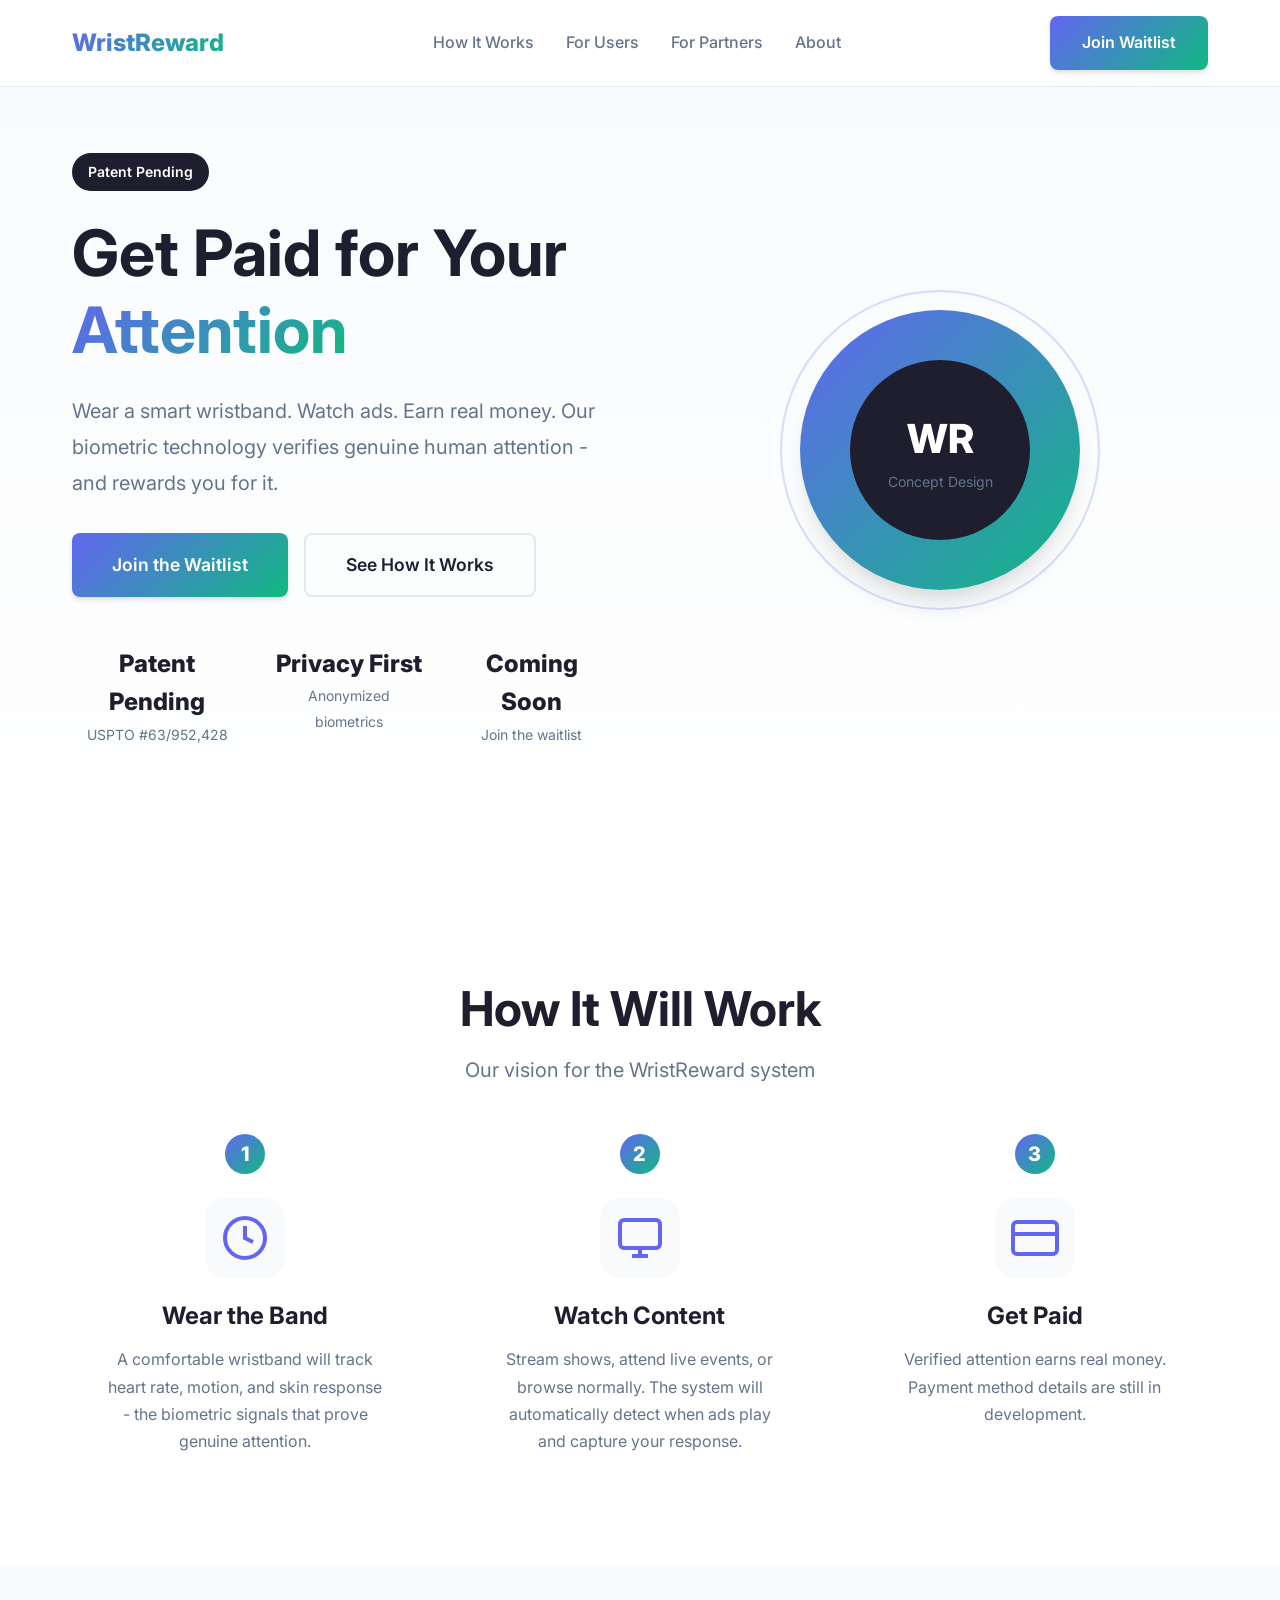
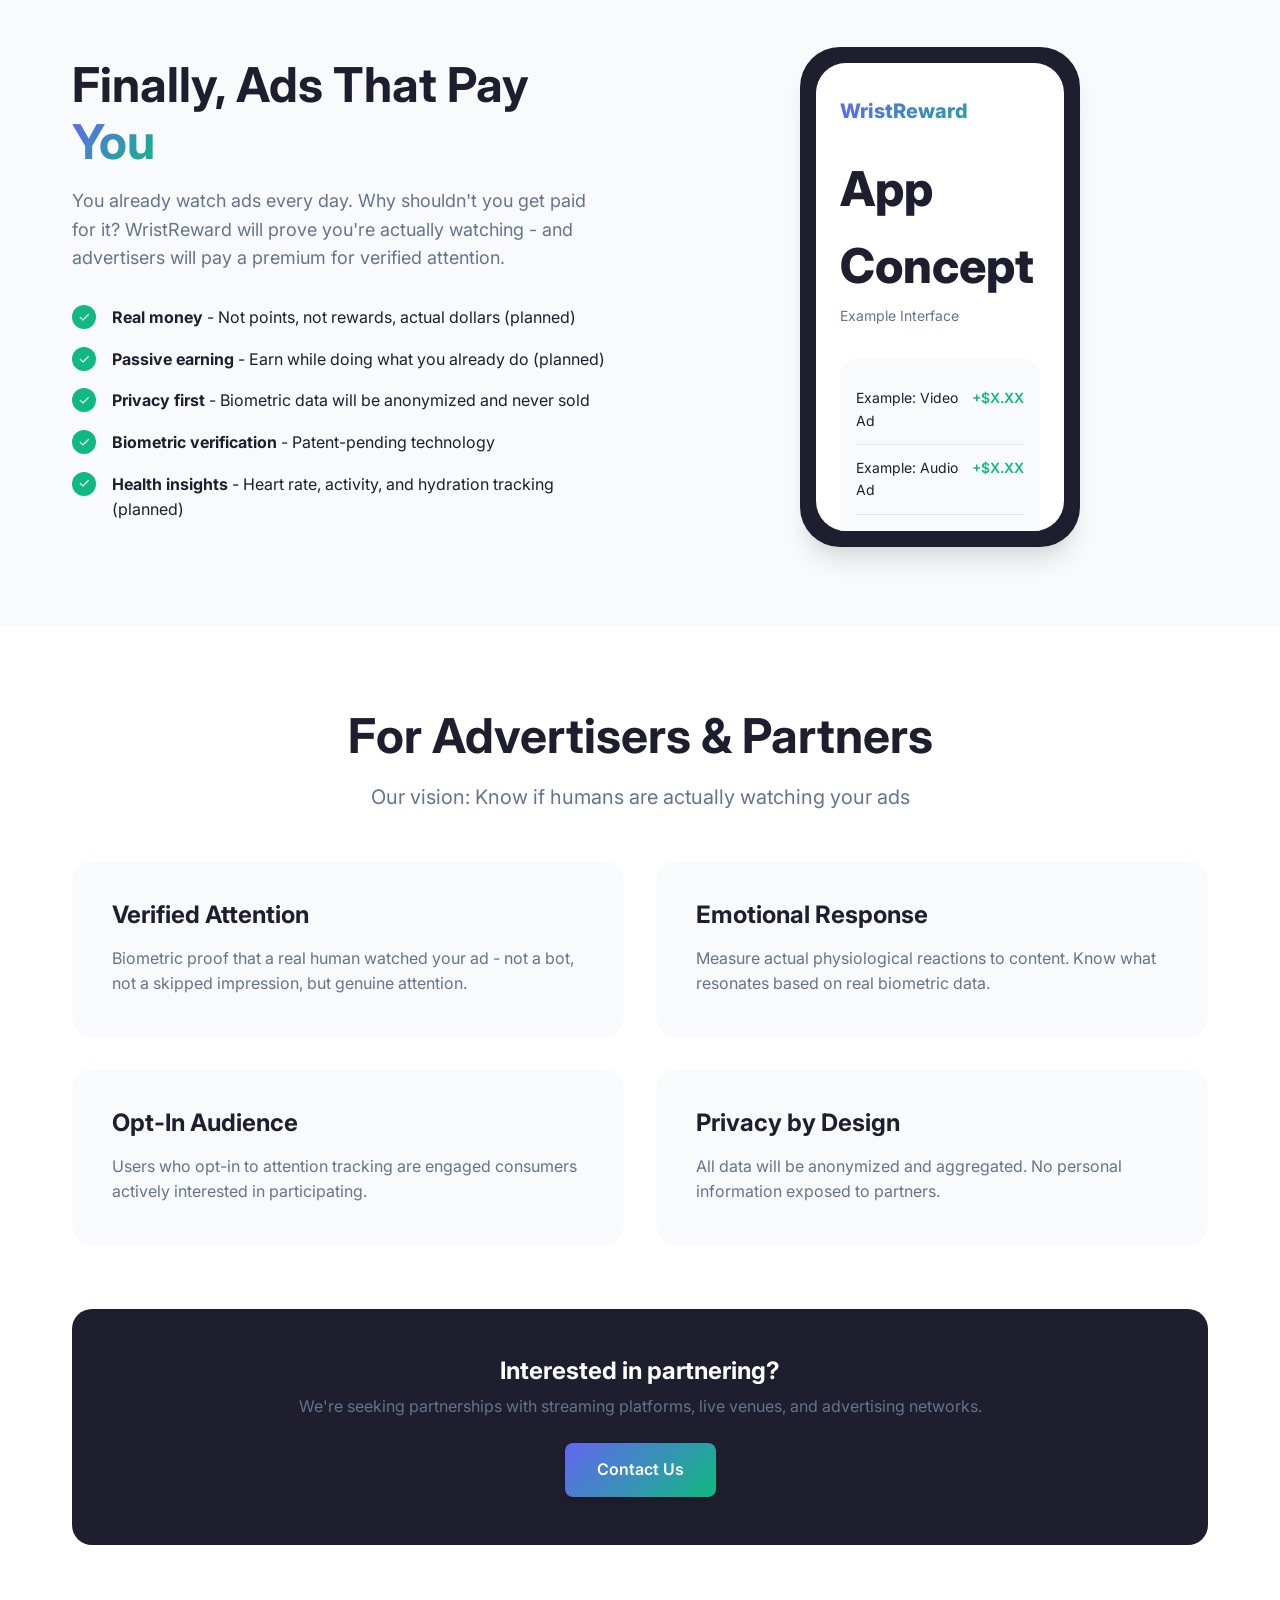
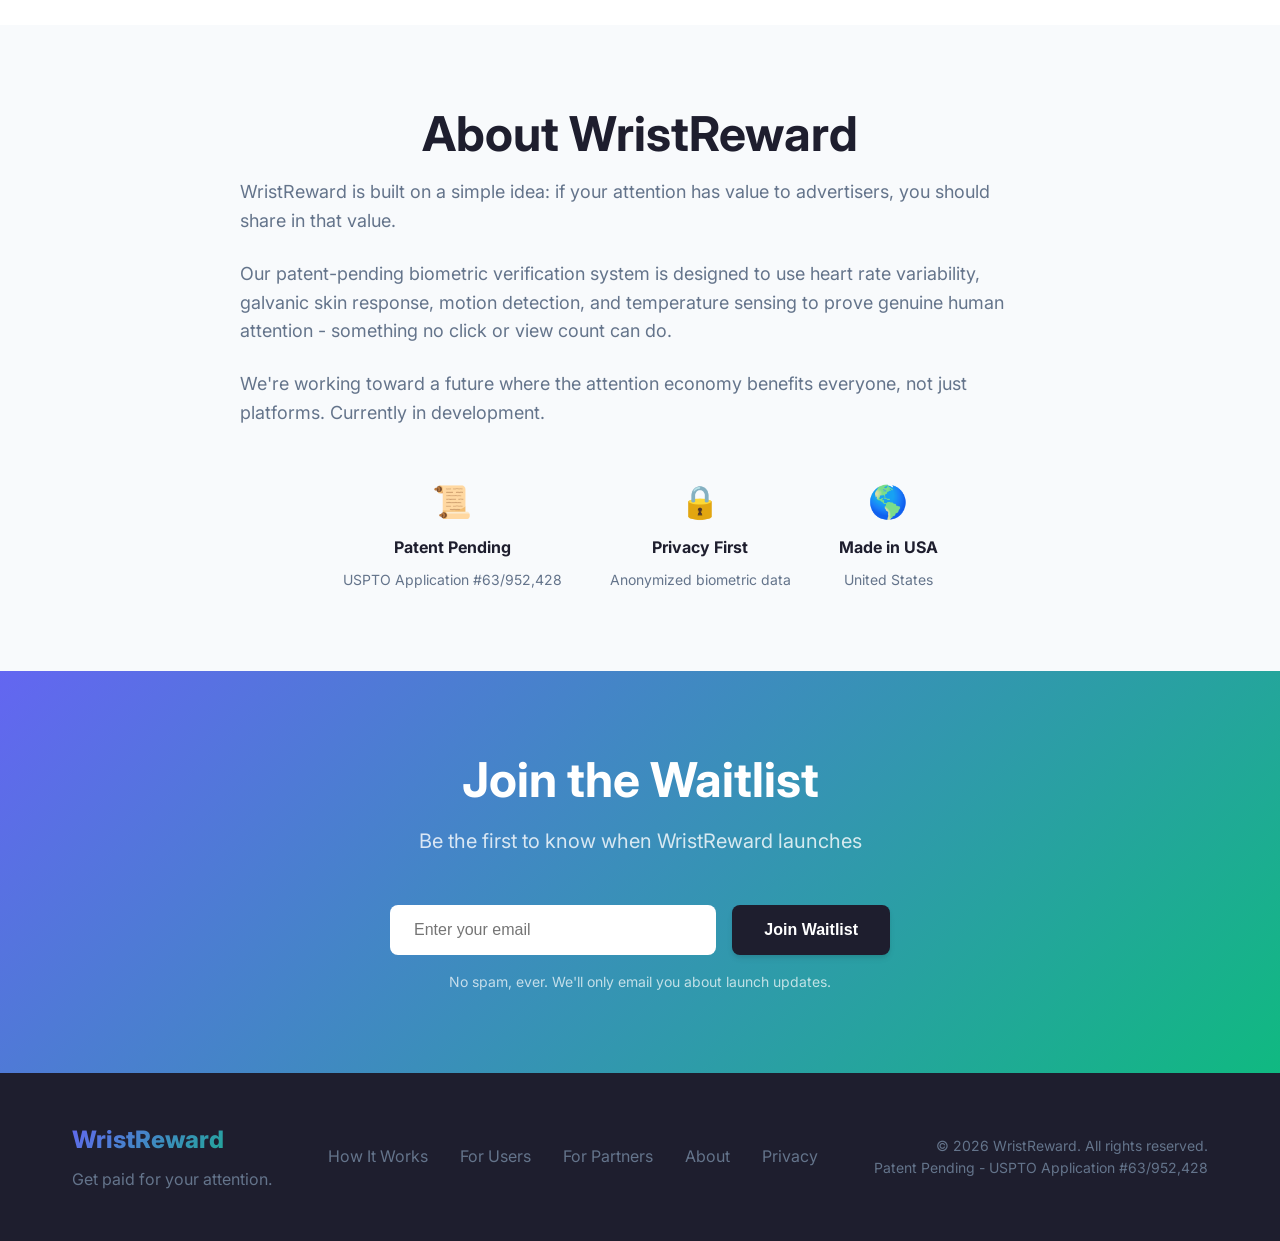
<file: index.html>
<!DOCTYPE html>
<html lang="en">
<head>
    <meta charset="UTF-8">
    <meta name="viewport" content="width=device-width, initial-scale=1.0">
    <title>WristReward - Get Paid for Your Attention</title>
    <meta name="description" content="Earn real money by wearing a smart wristband that verifies your attention to ads. Patent pending biometric technology.">
    <link rel="stylesheet" href="css/style.css">
    <link rel="preconnect" href="https://fonts.googleapis.com">
    <link rel="preconnect" href="https://fonts.gstatic.com" crossorigin>
    <link href="https://fonts.googleapis.com/css2?family=Inter:wght@400;500;600;700;800&display=swap" rel="stylesheet">
</head>
<body>
    <!-- Navigation -->
    <nav class="navbar">
        <div class="container">
            <a href="#" class="logo">WristReward</a>
            <ul class="nav-links">
                <li><a href="#how-it-works">How It Works</a></li>
                <li><a href="#for-users">For Users</a></li>
                <li><a href="#for-partners">For Partners</a></li>
                <li><a href="#about">About</a></li>
            </ul>
            <a href="#waitlist" class="btn btn-primary">Join Waitlist</a>
        </div>
    </nav>

    <!-- Hero Section -->
    <section class="hero">
        <div class="container">
            <div class="hero-content">
                <div class="patent-badge">Patent Pending</div>
                <h1>Get Paid for Your <span class="highlight">Attention</span></h1>
                <p class="hero-subtitle">Wear a smart wristband. Watch ads. Earn real money. Our biometric technology verifies genuine human attention - and rewards you for it.</p>
                <div class="hero-cta">
                    <a href="#waitlist" class="btn btn-primary btn-large">Join the Waitlist</a>
                    <a href="#how-it-works" class="btn btn-secondary btn-large">See How It Works</a>
                </div>
                <div class="hero-stats">
                    <div class="stat">
                        <span class="stat-number">Patent Pending</span>
                        <span class="stat-label">USPTO #63/952,428</span>
                    </div>
                    <div class="stat">
                        <span class="stat-number">Privacy First</span>
                        <span class="stat-label">Anonymized biometrics</span>
                    </div>
                    <div class="stat">
                        <span class="stat-number">Coming Soon</span>
                        <span class="stat-label">Join the waitlist</span>
                    </div>
                </div>
            </div>
            <div class="hero-image">
                <div class="wristband-mockup">
                    <div class="wristband-screen">
                        <span class="earnings">WR</span>
                        <span class="earnings-label">Concept Design</span>
                    </div>
                </div>
            </div>
        </div>
    </section>

    <!-- How It Works Section -->
    <section id="how-it-works" class="how-it-works">
        <div class="container">
            <h2>How It Will Work</h2>
            <p class="section-subtitle">Our vision for the WristReward system</p>

            <div class="steps">
                <div class="step">
                    <div class="step-number">1</div>
                    <div class="step-icon">
                        <svg width="48" height="48" viewBox="0 0 24 24" fill="none" stroke="currentColor" stroke-width="2">
                            <circle cx="12" cy="12" r="10"></circle>
                            <path d="M12 6v6l4 2"></path>
                        </svg>
                    </div>
                    <h3>Wear the Band</h3>
                    <p>A comfortable wristband will track heart rate, motion, and skin response - the biometric signals that prove genuine attention.</p>
                </div>

                <div class="step">
                    <div class="step-number">2</div>
                    <div class="step-icon">
                        <svg width="48" height="48" viewBox="0 0 24 24" fill="none" stroke="currentColor" stroke-width="2">
                            <rect x="2" y="3" width="20" height="14" rx="2" ry="2"></rect>
                            <line x1="8" y1="21" x2="16" y2="21"></line>
                            <line x1="12" y1="17" x2="12" y2="21"></line>
                        </svg>
                    </div>
                    <h3>Watch Content</h3>
                    <p>Stream shows, attend live events, or browse normally. The system will automatically detect when ads play and capture your response.</p>
                </div>

                <div class="step">
                    <div class="step-number">3</div>
                    <div class="step-icon">
                        <svg width="48" height="48" viewBox="0 0 24 24" fill="none" stroke="currentColor" stroke-width="2">
                            <rect x="1" y="4" width="22" height="16" rx="2" ry="2"></rect>
                            <line x1="1" y1="10" x2="23" y2="10"></line>
                        </svg>
                    </div>
                    <h3>Get Paid</h3>
                    <p>Verified attention earns real money. Payment method details are still in development.</p>
                </div>
            </div>
        </div>
    </section>

    <!-- For Users Section -->
    <section id="for-users" class="for-users">
        <div class="container">
            <div class="split-content">
                <div class="content-text">
                    <h2>Finally, Ads That Pay <span class="highlight">You</span></h2>
                    <p>You already watch ads every day. Why shouldn't you get paid for it? WristReward will prove you're actually watching - and advertisers will pay a premium for verified attention.</p>

                    <ul class="feature-list">
                        <li>
                            <span class="check">&#10003;</span>
                            <span><strong>Real money</strong> - Not points, not rewards, actual dollars (planned)</span>
                        </li>
                        <li>
                            <span class="check">&#10003;</span>
                            <span><strong>Passive earning</strong> - Earn while doing what you already do (planned)</span>
                        </li>
                        <li>
                            <span class="check">&#10003;</span>
                            <span><strong>Privacy first</strong> - Biometric data will be anonymized and never sold</span>
                        </li>
                        <li>
                            <span class="check">&#10003;</span>
                            <span><strong>Biometric verification</strong> - Patent-pending technology</span>
                        </li>
                        <li>
                            <span class="check">&#10003;</span>
                            <span><strong>Health insights</strong> - Heart rate, activity, and hydration tracking (planned)</span>
                        </li>
                    </ul>
                </div>
                <div class="content-visual">
                    <div class="phone-mockup">
                        <div class="phone-screen">
                            <div class="app-header">WristReward</div>
                            <div class="app-balance">App Concept</div>
                            <div class="app-label">Example Interface</div>
                            <div class="app-activity">
                                <div class="activity-item">
                                    <span>Example: Video Ad</span>
                                    <span class="amount">+$X.XX</span>
                                </div>
                                <div class="activity-item">
                                    <span>Example: Audio Ad</span>
                                    <span class="amount">+$X.XX</span>
                                </div>
                                <div class="activity-item">
                                    <span>Example: Display Ad</span>
                                    <span class="amount">+$X.XX</span>
                                </div>
                            </div>
                        </div>
                    </div>
                </div>
            </div>
        </div>
    </section>

    <!-- For Partners Section -->
    <section id="for-partners" class="for-partners">
        <div class="container">
            <h2>For Advertisers & Partners</h2>
            <p class="section-subtitle">Our vision: Know if humans are actually watching your ads</p>

            <div class="partner-grid">
                <div class="partner-card">
                    <h3>Verified Attention</h3>
                    <p>Biometric proof that a real human watched your ad - not a bot, not a skipped impression, but genuine attention.</p>
                </div>
                <div class="partner-card">
                    <h3>Emotional Response</h3>
                    <p>Measure actual physiological reactions to content. Know what resonates based on real biometric data.</p>
                </div>
                <div class="partner-card">
                    <h3>Opt-In Audience</h3>
                    <p>Users who opt-in to attention tracking are engaged consumers actively interested in participating.</p>
                </div>
                <div class="partner-card">
                    <h3>Privacy by Design</h3>
                    <p>All data will be anonymized and aggregated. No personal information exposed to partners.</p>
                </div>
            </div>

            <div class="partner-cta">
                <h3>Interested in partnering?</h3>
                <p>We're seeking partnerships with streaming platforms, live venues, and advertising networks.</p>
                <a href="mailto:info@wristreward.com" class="btn btn-primary">Contact Us</a>
            </div>
        </div>
    </section>

    <!-- About Section -->
    <section id="about" class="about">
        <div class="container">
            <h2>About WristReward</h2>
            <div class="about-content">
                <p>WristReward is built on a simple idea: if your attention has value to advertisers, you should share in that value.</p>
                <p>Our patent-pending biometric verification system is designed to use heart rate variability, galvanic skin response, motion detection, and temperature sensing to prove genuine human attention - something no click or view count can do.</p>
                <p>We're working toward a future where the attention economy benefits everyone, not just platforms. Currently in development.</p>

                <div class="about-badges">
                    <div class="badge">
                        <span class="badge-icon">&#128220;</span>
                        <span>Patent Pending</span>
                        <span class="badge-detail">USPTO Application #63/952,428</span>
                    </div>
                    <div class="badge">
                        <span class="badge-icon">&#128274;</span>
                        <span>Privacy First</span>
                        <span class="badge-detail">Anonymized biometric data</span>
                    </div>
                    <div class="badge">
                        <span class="badge-icon">&#127758;</span>
                        <span>Made in USA</span>
                        <span class="badge-detail">United States</span>
                    </div>
                </div>
            </div>
        </div>
    </section>

    <!-- Waitlist Section -->
    <section id="waitlist" class="waitlist">
        <div class="container">
            <h2>Join the Waitlist</h2>
            <p class="section-subtitle">Be the first to know when WristReward launches</p>

            <form class="waitlist-form" action="https://formsubmit.co/wristrewardband@gmail.com" method="POST">
                <input type="hidden" name="_subject" value="New WristReward Waitlist Signup!">
                <input type="hidden" name="_captcha" value="false">
                <input type="hidden" name="_next" value="https://wristreward.com/#waitlist">
                <input type="email" name="email" placeholder="Enter your email" required>
                <button type="submit" class="btn btn-primary">Join Waitlist</button>
            </form>
            <p class="form-note">No spam, ever. We'll only email you about launch updates.</p>
        </div>
    </section>

    <!-- Footer -->
    <footer class="footer">
        <div class="container">
            <div class="footer-content">
                <div class="footer-brand">
                    <span class="logo">WristReward</span>
                    <p>Get paid for your attention.</p>
                </div>
                <div class="footer-links">
                    <a href="#how-it-works">How It Works</a>
                    <a href="#for-users">For Users</a>
                    <a href="#for-partners">For Partners</a>
                    <a href="#about">About</a>
                    <a href="/privacy">Privacy</a>
                </div>
                <div class="footer-legal">
                    <p>&copy; 2026 WristReward. All rights reserved.</p>
                    <p>Patent Pending - USPTO Application #63/952,428</p>
                </div>
            </div>
        </div>
    </footer>

    <script src="js/main.js"></script>
</body>
</html>
</file>
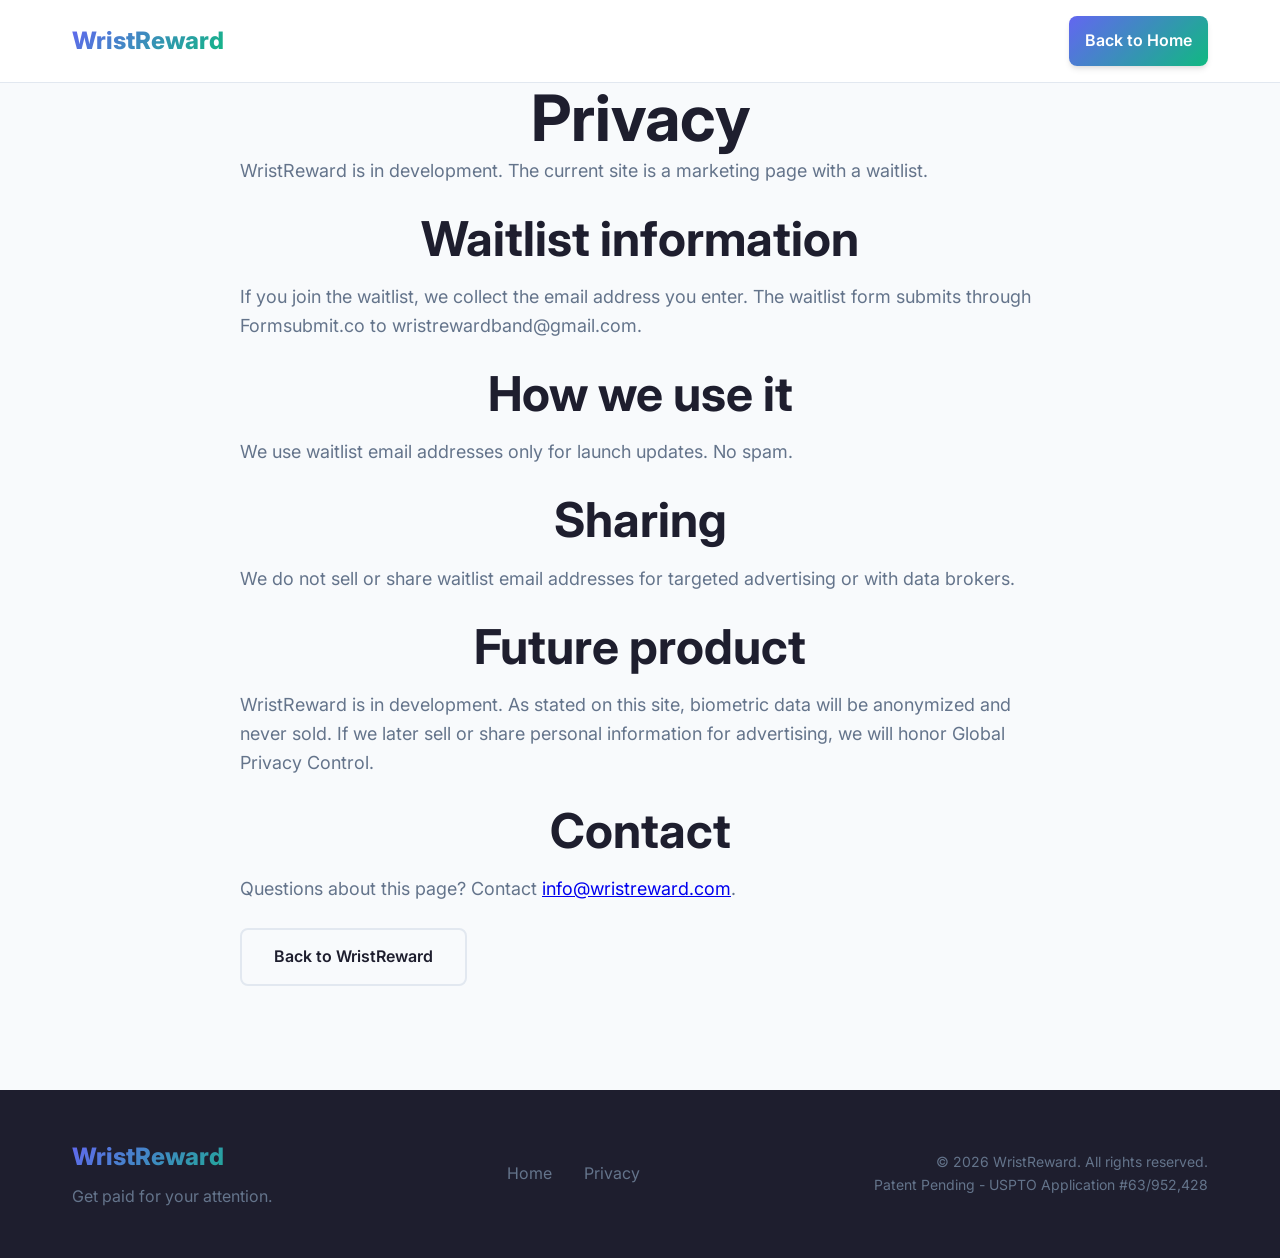
<file: privacy.html>
<!DOCTYPE html>
<html lang="en">
<head>
    <meta charset="UTF-8">
    <meta name="viewport" content="width=device-width, initial-scale=1.0">
    <title>Privacy | WristReward</title>
    <meta name="description" content="Privacy information for the WristReward waitlist site.">
    <link rel="stylesheet" href="css/style.css">
    <link rel="preconnect" href="https://fonts.googleapis.com">
    <link rel="preconnect" href="https://fonts.gstatic.com" crossorigin>
    <link href="https://fonts.googleapis.com/css2?family=Inter:wght@400;500;600;700;800&display=swap" rel="stylesheet">
</head>
<body>
    <nav class="navbar" aria-label="Primary navigation">
        <div class="container">
            <a href="/" class="logo">WristReward</a>
            <a href="/" class="btn btn-primary privacy-home-link">Back to Home</a>
        </div>
    </nav>

    <main>
        <section class="about">
            <div class="container">
                <div class="about-content">
                    <h1>Privacy</h1>
                    <p>WristReward is in development. The current site is a marketing page with a waitlist.</p>

                    <h2>Waitlist information</h2>
                    <p>If you join the waitlist, we collect the email address you enter. The waitlist form submits through Formsubmit.co to wristrewardband@gmail.com.</p>

                    <h2>How we use it</h2>
                    <p>We use waitlist email addresses only for launch updates. No spam.</p>

                    <h2>Sharing</h2>
                    <p>We do not sell or share waitlist email addresses for targeted advertising or with data brokers.</p>

                    <h2>Future product</h2>
                    <p>WristReward is in development. As stated on this site, biometric data will be anonymized and never sold. If we later sell or share personal information for advertising, we will honor Global Privacy Control.</p>

                    <h2>Contact</h2>
                    <p>Questions about this page? Contact <a href="mailto:info@wristreward.com">info@wristreward.com</a>.</p>

                    <p><a href="/" class="btn btn-secondary">Back to WristReward</a></p>
                </div>
            </div>
        </section>
    </main>

    <footer class="footer">
        <div class="container">
            <div class="footer-content">
                <div class="footer-brand">
                    <span class="logo">WristReward</span>
                    <p>Get paid for your attention.</p>
                </div>
                <div class="footer-links">
                    <a href="/">Home</a>
                    <a href="/privacy">Privacy</a>
                </div>
                <div class="footer-legal">
                    <p>&copy; 2026 WristReward. All rights reserved.</p>
                    <p>Patent Pending - USPTO Application #63/952,428</p>
                </div>
            </div>
        </div>
    </footer>
</body>
</html>
</file>
<file: css/style.css>
/* WristReward - Modern CSS Stylesheet */

/* CSS Variables */
:root {
    --primary: #6366f1;
    --primary-dark: #4f46e5;
    --primary-light: #818cf8;
    --secondary: #10b981;
    --accent: #f59e0b;
    --dark: #1e1e2e;
    --dark-lighter: #2a2a3e;
    --light: #f8fafc;
    --gray: #64748b;
    --gray-light: #e2e8f0;
    --white: #ffffff;
    --gradient: linear-gradient(135deg, var(--primary) 0%, var(--secondary) 100%);
    --shadow: 0 4px 6px -1px rgba(0, 0, 0, 0.1), 0 2px 4px -1px rgba(0, 0, 0, 0.06);
    --shadow-lg: 0 10px 15px -3px rgba(0, 0, 0, 0.1), 0 4px 6px -2px rgba(0, 0, 0, 0.05);
    --shadow-xl: 0 20px 25px -5px rgba(0, 0, 0, 0.1), 0 10px 10px -5px rgba(0, 0, 0, 0.04);
}

/* Reset & Base */
*, *::before, *::after {
    box-sizing: border-box;
    margin: 0;
    padding: 0;
}

html {
    scroll-behavior: smooth;
}

body {
    font-family: 'Inter', -apple-system, BlinkMacSystemFont, 'Segoe UI', Roboto, sans-serif;
    line-height: 1.6;
    color: var(--dark);
    background: var(--white);
}

/* Typography */
h1, h2, h3, h4 {
    font-weight: 700;
    line-height: 1.2;
}

h1 { font-size: clamp(2.5rem, 5vw, 4rem); }
h2 { font-size: clamp(2rem, 4vw, 3rem); margin-bottom: 1rem; }
h3 { font-size: 1.5rem; }

p { color: var(--gray); }

.highlight {
    background: var(--gradient);
    -webkit-background-clip: text;
    -webkit-text-fill-color: transparent;
    background-clip: text;
}

/* Layout */
.container {
    max-width: 1200px;
    margin: 0 auto;
    padding: 0 2rem;
}

section {
    padding: 5rem 0;
}

.section-subtitle {
    font-size: 1.25rem;
    color: var(--gray);
    max-width: 600px;
    margin: 0 auto 3rem;
    text-align: center;
}

/* Buttons */
.btn {
    display: inline-flex;
    align-items: center;
    justify-content: center;
    padding: 0.875rem 2rem;
    border-radius: 8px;
    font-weight: 600;
    font-size: 1rem;
    text-decoration: none;
    transition: all 0.3s ease;
    cursor: pointer;
    border: none;
}

.btn-primary {
    background: var(--gradient);
    color: var(--white);
    box-shadow: var(--shadow);
}

.btn-primary:hover {
    transform: translateY(-2px);
    box-shadow: var(--shadow-lg);
}

.btn-secondary {
    background: transparent;
    color: var(--dark);
    border: 2px solid var(--gray-light);
}

.btn-secondary:hover {
    border-color: var(--primary);
    color: var(--primary);
}

.btn-large {
    padding: 1rem 2.5rem;
    font-size: 1.1rem;
}

.privacy-home-link {
    padding: 0.75rem 1rem;
}

/* Navigation */
.navbar {
    position: fixed;
    top: 0;
    left: 0;
    right: 0;
    z-index: 1000;
    background: rgba(255, 255, 255, 0.95);
    backdrop-filter: blur(10px);
    border-bottom: 1px solid var(--gray-light);
    padding: 1rem 0;
}

.navbar .container {
    display: flex;
    align-items: center;
    justify-content: space-between;
}

.logo {
    font-size: 1.5rem;
    font-weight: 800;
    text-decoration: none;
    background: var(--gradient);
    -webkit-background-clip: text;
    -webkit-text-fill-color: transparent;
    background-clip: text;
}

.nav-links {
    display: flex;
    list-style: none;
    gap: 2rem;
}

.nav-links a {
    text-decoration: none;
    color: var(--gray);
    font-weight: 500;
    transition: color 0.3s ease;
}

.nav-links a:hover {
    color: var(--primary);
}

/* Hero Section */
.hero {
    min-height: 100vh;
    display: flex;
    align-items: center;
    padding-top: 5rem;
    background: linear-gradient(180deg, var(--light) 0%, var(--white) 100%);
}

.hero .container {
    display: grid;
    grid-template-columns: 1fr 1fr;
    gap: 4rem;
    align-items: center;
}

.hero-content {
    max-width: 600px;
}

.patent-badge {
    display: inline-block;
    background: var(--dark);
    color: var(--white);
    padding: 0.5rem 1rem;
    border-radius: 50px;
    font-size: 0.875rem;
    font-weight: 600;
    margin-bottom: 1.5rem;
}

.hero h1 {
    margin-bottom: 1.5rem;
}

.hero-subtitle {
    font-size: 1.25rem;
    color: var(--gray);
    margin-bottom: 2rem;
    line-height: 1.8;
}

.hero-cta {
    display: flex;
    gap: 1rem;
    margin-bottom: 3rem;
}

.hero-stats {
    display: flex;
    gap: 2rem;
}

.stat {
    text-align: center;
}

.stat-number {
    display: block;
    font-size: 1.5rem;
    font-weight: 800;
    color: var(--dark);
}

.stat-label {
    font-size: 0.875rem;
    color: var(--gray);
}

/* Wristband Mockup */
.hero-image {
    display: flex;
    justify-content: center;
    align-items: center;
}

.wristband-mockup {
    width: 280px;
    height: 280px;
    background: var(--gradient);
    border-radius: 50%;
    display: flex;
    align-items: center;
    justify-content: center;
    box-shadow: var(--shadow-xl);
    position: relative;
    animation: pulse 2s ease-in-out infinite;
}

.wristband-mockup::before {
    content: '';
    position: absolute;
    inset: -20px;
    border-radius: 50%;
    border: 2px solid var(--primary-light);
    opacity: 0.3;
}

.wristband-screen {
    width: 180px;
    height: 180px;
    background: var(--dark);
    border-radius: 50%;
    display: flex;
    flex-direction: column;
    align-items: center;
    justify-content: center;
    color: var(--white);
}

.earnings {
    font-size: 2.5rem;
    font-weight: 800;
}

.earnings-label {
    font-size: 0.875rem;
    color: var(--gray);
}

@keyframes pulse {
    0%, 100% { transform: scale(1); }
    50% { transform: scale(1.02); }
}

/* How It Works */
.how-it-works {
    background: var(--white);
    text-align: center;
}

.steps {
    display: grid;
    grid-template-columns: repeat(3, 1fr);
    gap: 3rem;
    margin-top: 3rem;
}

.step {
    padding: 2rem;
    position: relative;
}

.step-number {
    position: absolute;
    top: 0;
    left: 50%;
    transform: translateX(-50%);
    width: 40px;
    height: 40px;
    background: var(--gradient);
    color: var(--white);
    border-radius: 50%;
    display: flex;
    align-items: center;
    justify-content: center;
    font-weight: 800;
    font-size: 1.25rem;
}

.step-icon {
    width: 80px;
    height: 80px;
    background: var(--light);
    border-radius: 20px;
    display: flex;
    align-items: center;
    justify-content: center;
    margin: 2rem auto 1.5rem;
    color: var(--primary);
}

.step h3 {
    margin-bottom: 1rem;
    color: var(--dark);
}

.step p {
    font-size: 1rem;
    line-height: 1.7;
}

/* For Users Section */
.for-users {
    background: var(--light);
}

.split-content {
    display: grid;
    grid-template-columns: 1fr 1fr;
    gap: 4rem;
    align-items: center;
}

.content-text h2 {
    text-align: left;
}

.content-text > p {
    font-size: 1.125rem;
    margin-bottom: 2rem;
}

.feature-list {
    list-style: none;
}

.feature-list li {
    display: flex;
    align-items: flex-start;
    gap: 1rem;
    margin-bottom: 1rem;
    color: var(--dark);
}

.check {
    display: inline-flex;
    align-items: center;
    justify-content: center;
    width: 24px;
    height: 24px;
    background: var(--secondary);
    color: var(--white);
    border-radius: 50%;
    font-size: 0.875rem;
    flex-shrink: 0;
}

/* Phone Mockup */
.phone-mockup {
    width: 280px;
    height: 500px;
    background: var(--dark);
    border-radius: 40px;
    padding: 1rem;
    box-shadow: var(--shadow-xl);
    margin: 0 auto;
}

.phone-screen {
    width: 100%;
    height: 100%;
    background: var(--white);
    border-radius: 30px;
    padding: 2rem 1.5rem;
    overflow: hidden;
}

.app-header {
    font-weight: 800;
    font-size: 1.25rem;
    background: var(--gradient);
    -webkit-background-clip: text;
    -webkit-text-fill-color: transparent;
    background-clip: text;
    margin-bottom: 1.5rem;
}

.app-balance {
    font-size: 3rem;
    font-weight: 800;
    color: var(--dark);
}

.app-label {
    color: var(--gray);
    font-size: 0.875rem;
    margin-bottom: 2rem;
}

.app-activity {
    background: var(--light);
    border-radius: 15px;
    padding: 1rem;
}

.activity-item {
    display: flex;
    justify-content: space-between;
    padding: 0.75rem 0;
    border-bottom: 1px solid var(--gray-light);
    font-size: 0.875rem;
}

.activity-item:last-child {
    border-bottom: none;
}

.amount {
    color: var(--secondary);
    font-weight: 600;
}

/* For Partners */
.for-partners {
    background: var(--white);
    text-align: center;
}

.partner-grid {
    display: grid;
    grid-template-columns: repeat(2, 1fr);
    gap: 2rem;
    margin-top: 3rem;
}

.partner-card {
    background: var(--light);
    padding: 2.5rem;
    border-radius: 20px;
    text-align: left;
    transition: transform 0.3s ease, box-shadow 0.3s ease;
}

.partner-card:hover {
    transform: translateY(-5px);
    box-shadow: var(--shadow-lg);
}

.partner-card h3 {
    margin-bottom: 1rem;
    color: var(--dark);
}

.partner-cta {
    margin-top: 4rem;
    padding: 3rem;
    background: var(--dark);
    border-radius: 20px;
    color: var(--white);
}

.partner-cta h3 {
    color: var(--white);
    margin-bottom: 0.5rem;
}

.partner-cta p {
    color: var(--gray);
    margin-bottom: 1.5rem;
}

/* About Section */
.about {
    background: var(--light);
    text-align: center;
}

.about-content {
    max-width: 800px;
    margin: 0 auto;
}

.about-content p {
    font-size: 1.125rem;
    margin-bottom: 1.5rem;
    text-align: left;
}

.about-badges {
    display: flex;
    justify-content: center;
    gap: 3rem;
    margin-top: 3rem;
    flex-wrap: wrap;
}

.badge {
    display: flex;
    flex-direction: column;
    align-items: center;
    gap: 0.5rem;
}

.badge-icon {
    font-size: 2rem;
}

.badge span:nth-child(2) {
    font-weight: 700;
    color: var(--dark);
}

.badge-detail {
    font-size: 0.875rem;
    color: var(--gray);
}

/* Waitlist Section */
.waitlist {
    background: var(--gradient);
    text-align: center;
    color: var(--white);
}

.waitlist h2 {
    color: var(--white);
}

.waitlist .section-subtitle {
    color: rgba(255, 255, 255, 0.8);
}

.waitlist-form {
    display: flex;
    max-width: 500px;
    margin: 0 auto;
    gap: 1rem;
}

.waitlist-form input {
    flex: 1;
    padding: 1rem 1.5rem;
    border: none;
    border-radius: 8px;
    font-size: 1rem;
    outline: none;
}

.waitlist-form .btn-primary {
    background: var(--dark);
}

.waitlist-form .btn-primary:hover {
    background: var(--dark-lighter);
}

.form-note {
    margin-top: 1rem;
    font-size: 0.875rem;
    color: rgba(255, 255, 255, 0.7);
}

/* Footer */
.footer {
    background: var(--dark);
    color: var(--white);
    padding: 3rem 0;
}

.footer-content {
    display: flex;
    justify-content: space-between;
    align-items: center;
    flex-wrap: wrap;
    gap: 2rem;
}

.footer-brand .logo {
    display: block;
    margin-bottom: 0.5rem;
}

.footer-brand p {
    color: var(--gray);
}

.footer-links {
    display: flex;
    gap: 2rem;
}

.footer-links a {
    color: var(--gray);
    text-decoration: none;
    transition: color 0.3s ease;
}

.footer-links a:hover {
    color: var(--white);
}

.footer-legal {
    text-align: right;
}

.footer-legal p {
    font-size: 0.875rem;
    color: var(--gray);
}

/* Responsive Design */
@media (max-width: 968px) {
    .hero .container {
        grid-template-columns: 1fr;
        text-align: center;
    }

    .hero-content {
        max-width: 100%;
    }

    .hero-cta {
        justify-content: center;
    }

    .hero-stats {
        justify-content: center;
    }

    .hero-image {
        order: -1;
    }

    .wristband-mockup {
        width: 220px;
        height: 220px;
    }

    .wristband-screen {
        width: 140px;
        height: 140px;
    }

    .earnings {
        font-size: 2rem;
    }

    .steps {
        grid-template-columns: 1fr;
        max-width: 400px;
        margin: 3rem auto 0;
    }

    .split-content {
        grid-template-columns: 1fr;
    }

    .content-text h2 {
        text-align: center;
    }

    .partner-grid {
        grid-template-columns: 1fr;
    }

    .nav-links {
        display: none;
    }

    .footer-content {
        flex-direction: column;
        text-align: center;
    }

    .footer-legal {
        text-align: center;
    }
}

@media (max-width: 600px) {
    .hero-cta {
        flex-direction: column;
    }

    .waitlist-form {
        flex-direction: column;
    }

    .about-badges {
        gap: 2rem;
    }
}
</file>
